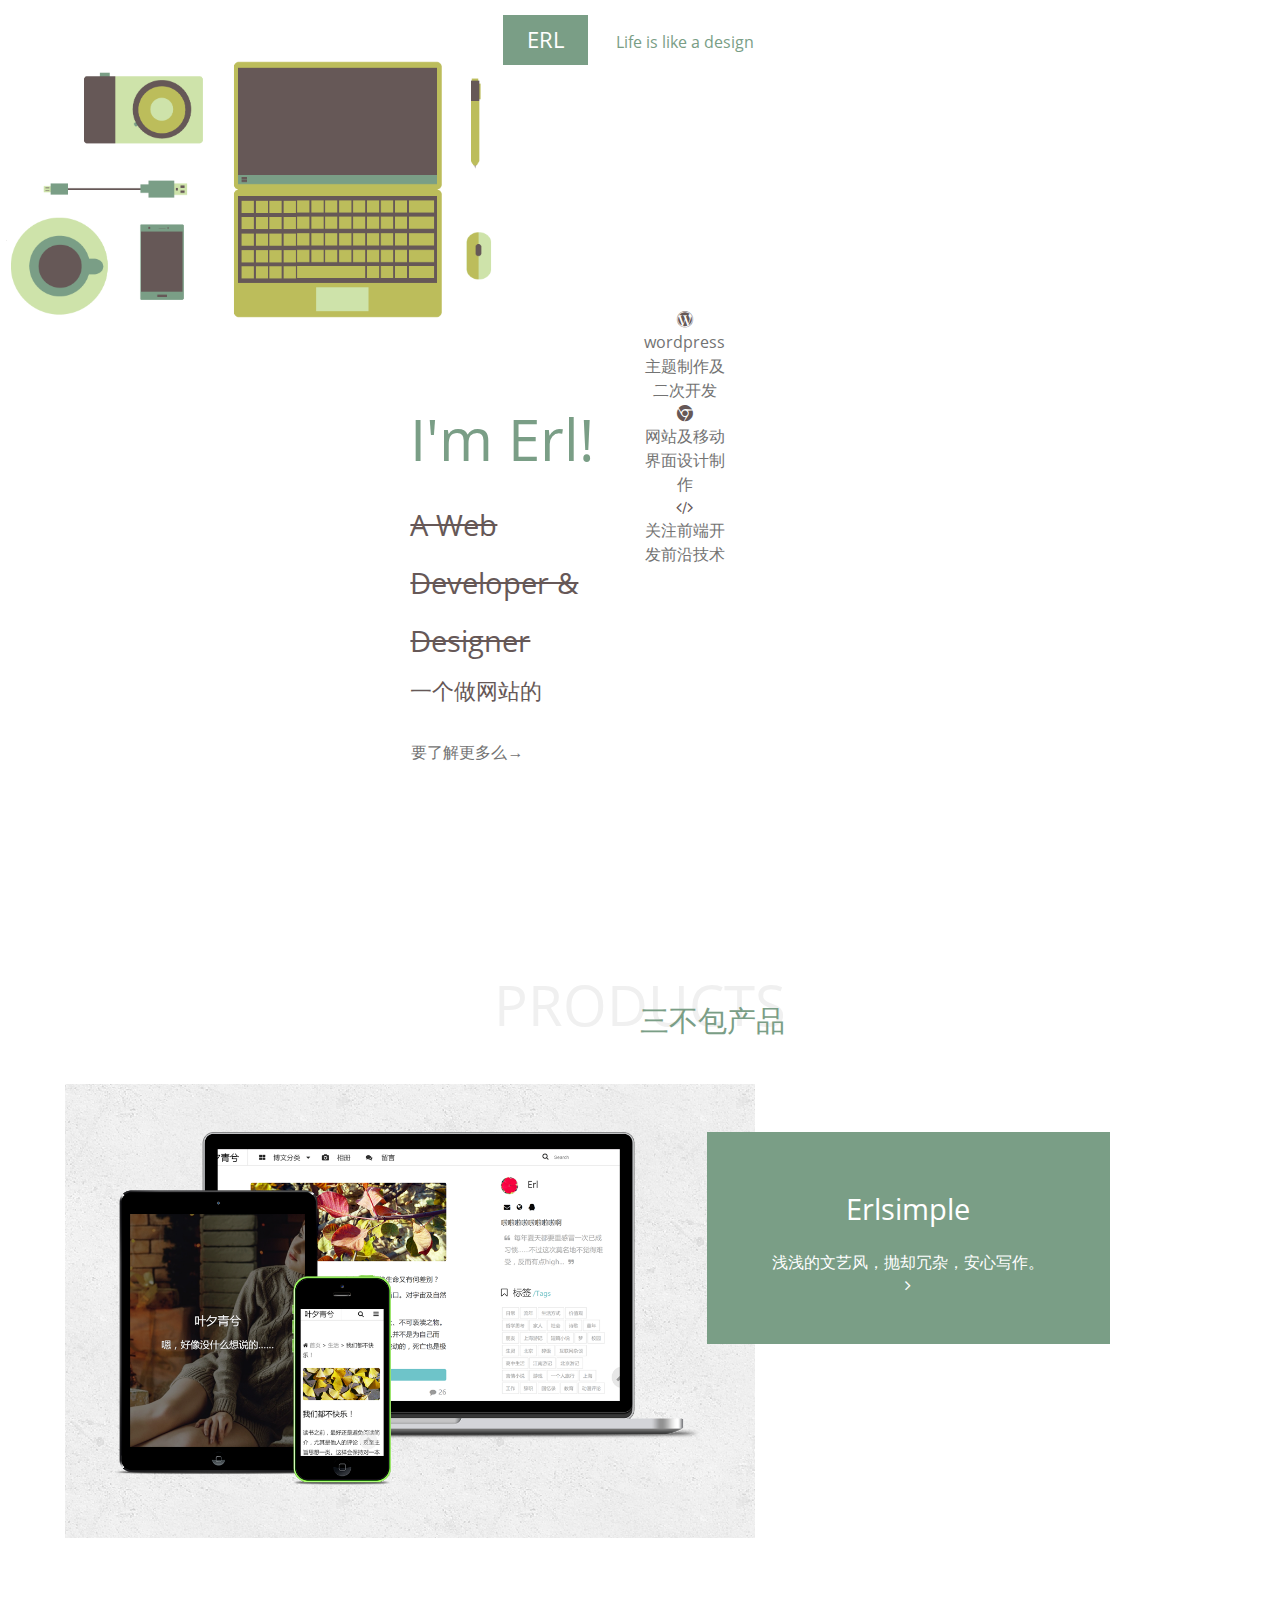
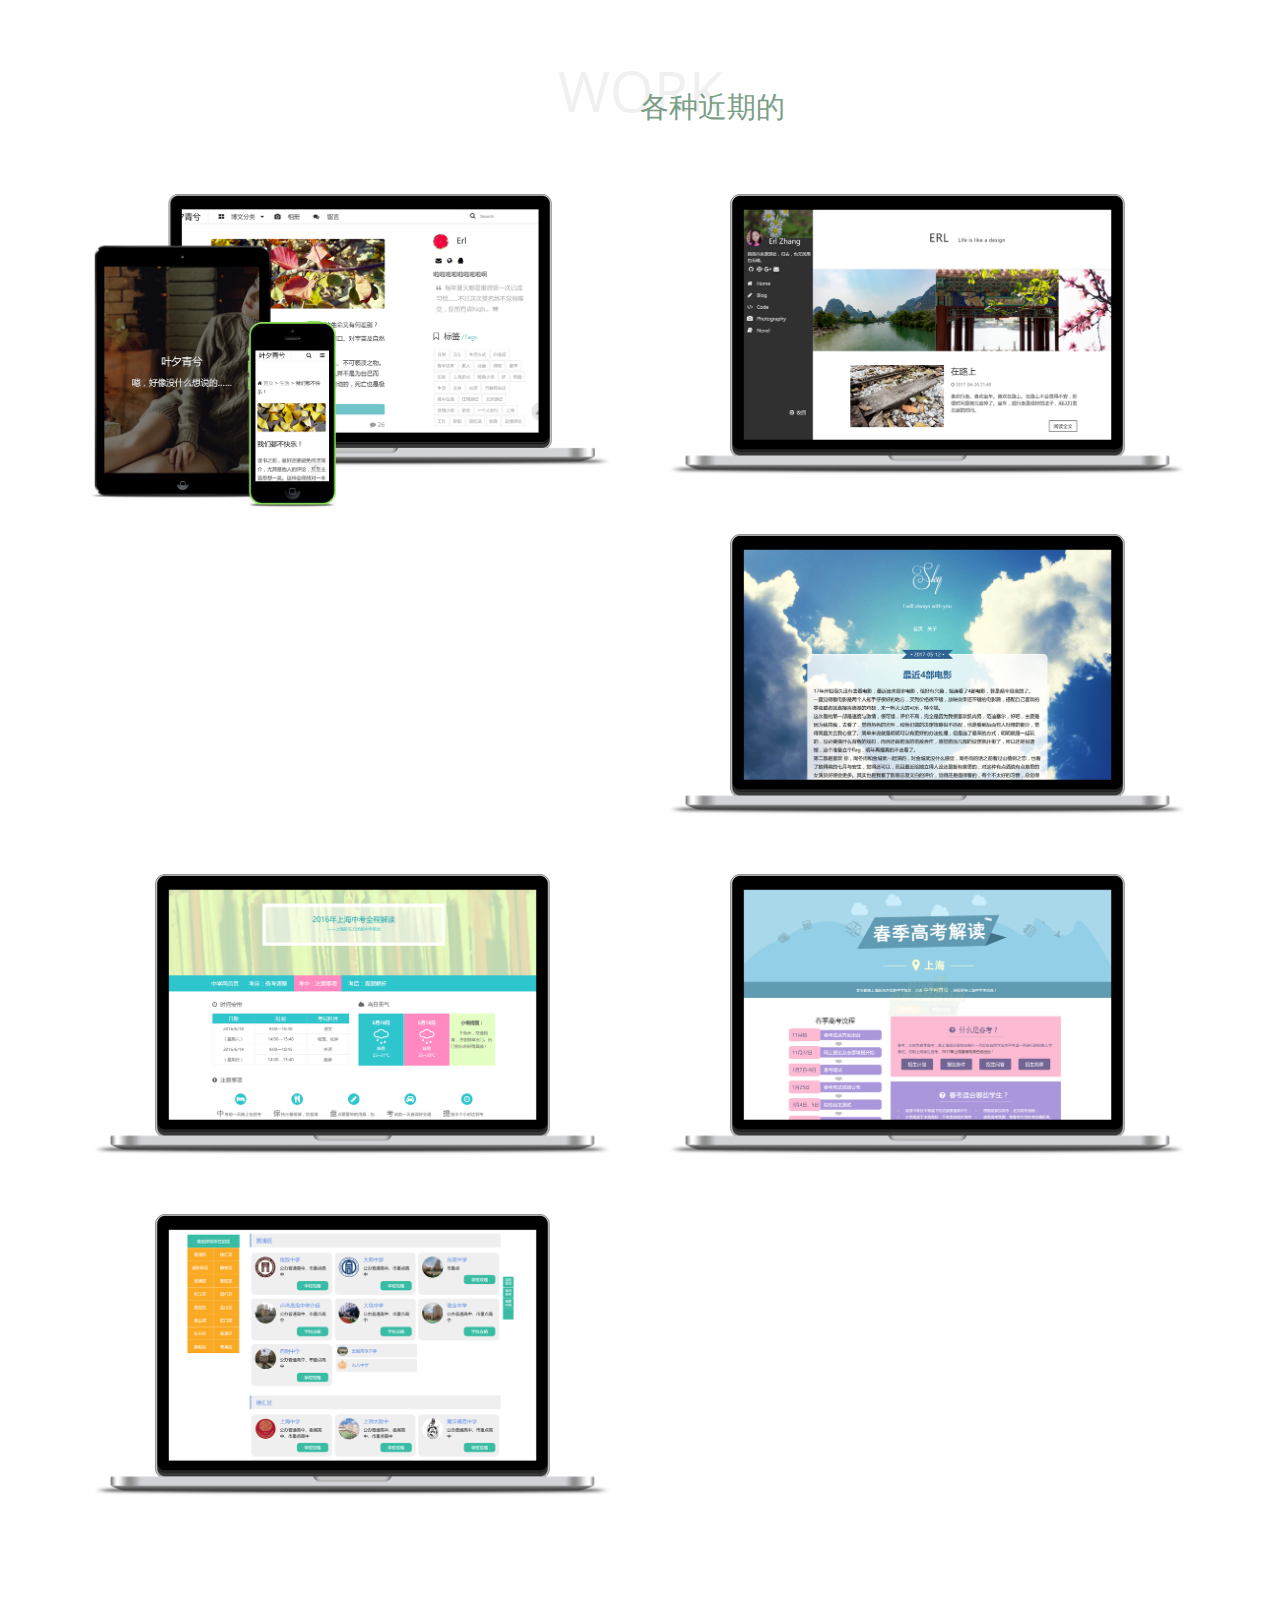
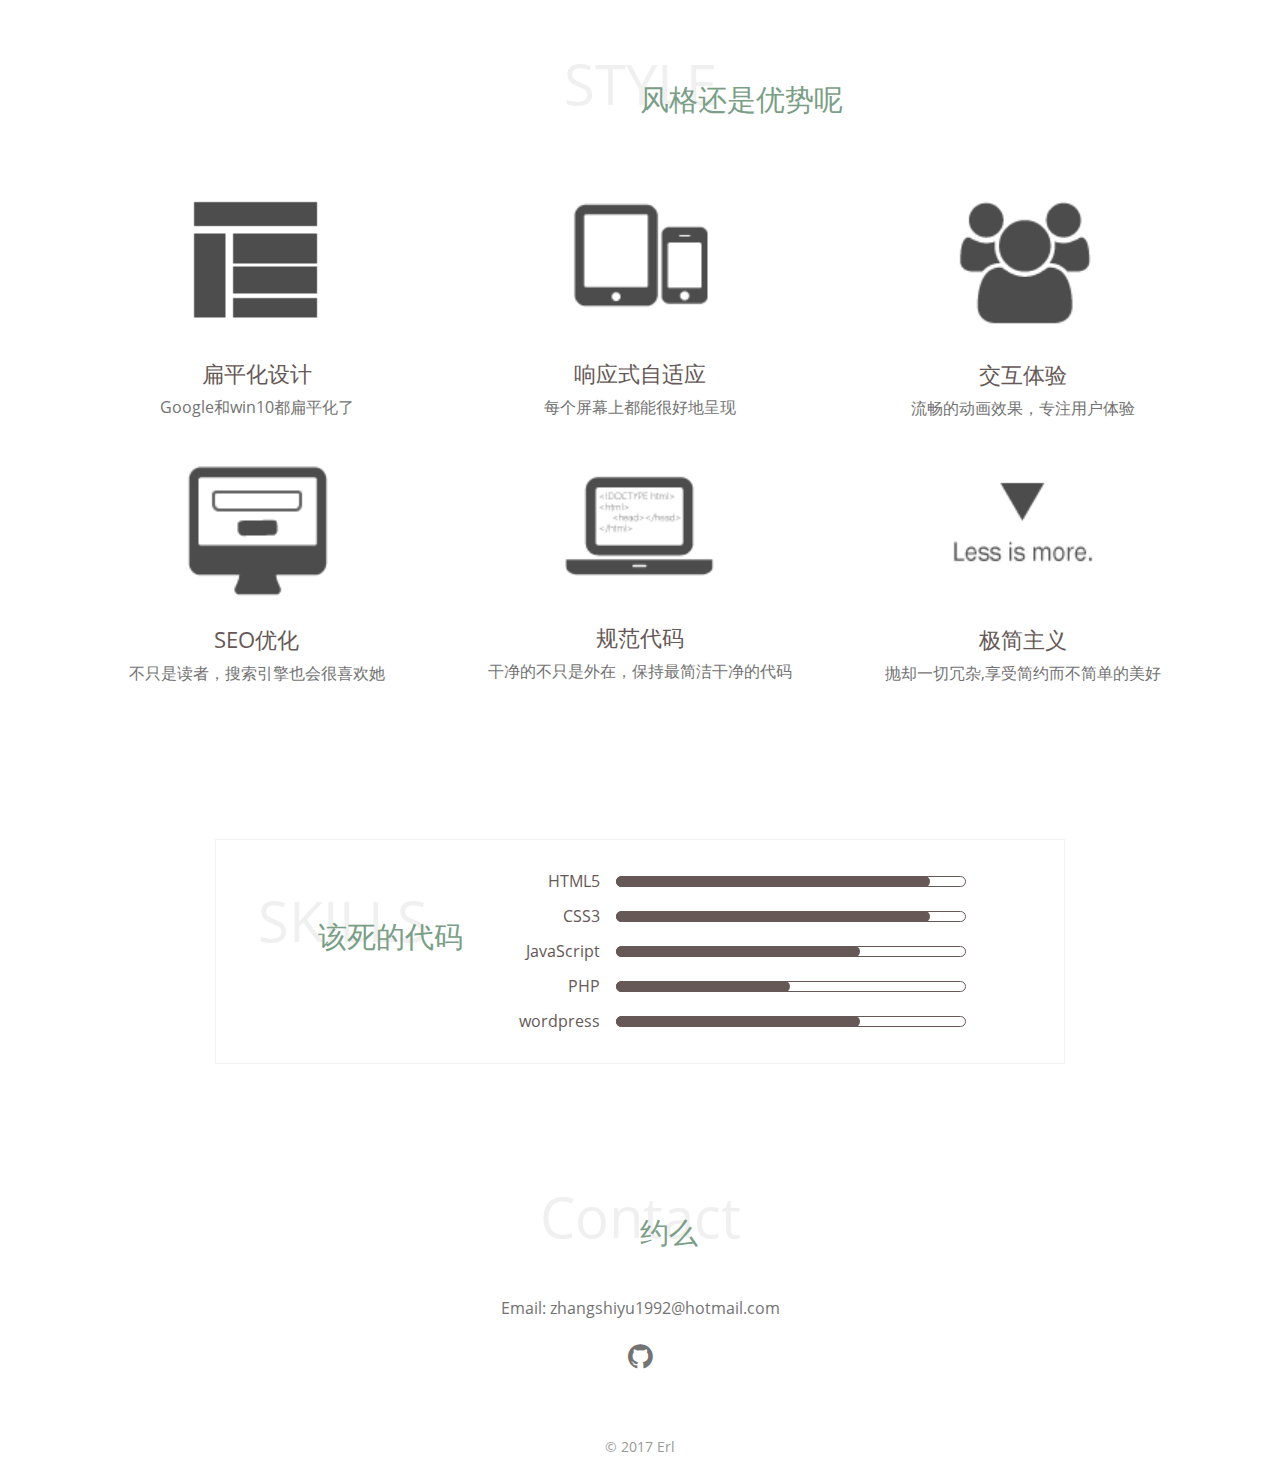
<file: index.html>
<!DOCTYPE html>
<html>
	<head>
		<meta charset="utf-8">
		<meta name="viewport" content="width=device-width, initial-scale=1">
		<title>Erl</title>
		<link href="style.css" rel="stylesheet" ></link>
		<link href="font-awesome.min.css" rel="stylesheet" ></link>
	</head>
	<body>
		<div class="container">
			<div class="top">
				<div class="top_inner">
					<div class="logo">ERL</div>
					<div class="slogan">Life is like a design</div>
				</div>
			</div>
			<div class="about">
				<div class="about_inner row">
					<div class="content clearfix">
						<div class="col">
							<img src="img/desk.png" width="500" style="float:left;" />
						</div>
						<div class="col author_info">
							<h1 class="author_name">I'm Erl!</h1>
							<h2><del>A Web Developer & Designer</del></h2>
							<h3>一个做网站的</h3>
							<a href="https://erl.im/" class="more">要了解更多么→</a>
							<!--<p>极简主义者，专注前端简约设计。</p>-->
						</div>
					</div>
					<div class="content clearfix">
						<div class="service">
								<div class="service_item">
									<i class="fa fa-wordpress"></i>
									<p>wordpress主题制作及二次开发</p>
								</div>
								<div class="service_item">
									<i class="fa fa-chrome"></i>
									<p>网站及移动界面设计制作</p>
								</div>
								<div class="service_item">
									<i class="fa fa-code"></i><br />
									<p>关注前端开发前沿技术</p>
								</div>
								
							</div>
					</div>
				</div>
			</div>
			<div class="row feature">
				<div class="content ">
					<div class="title">
						<h2>PRODUCTS<span>三不包产品</span></h2>
					</div>
					<div class="feature_item clearfix"><a href="https://github.com/erlzhang/erlsimple" target="_blank">
						<div class="feature_thumb">
							<img src="img/erlsimple.png" />
						</div>
						<div class="feature_intro">
							<h2>Erlsimple</h2>
							<p>浅浅的文艺风，抛却冗杂，安心写作。</p>
							<span class="btn"><i class="fa fa-angle-right"></i></span>
						</div></a>
					</div>
					<!--<div class="feature_item clearfix">
						<div class="feature_thumb">
							<img src="img/erlsimple.png" />
						</div>
						<div class="feature_intro">
							<h2>Erlsimple</h2>
							<p>浅浅的文艺风，抛却冗杂，安心写作。</p>
						</div>
					</div>-->
				</div>
			</div>
			<div class="row project">
				<div class="inner">
					<div class="title">
						<h2>WORK<span>各种近期的</span></h2>
					</div>
					<div class="content clearfix">
						<div class="item">
							<a href="http://demo.yexiqingxi.com/" target="_blank"><img src="img/erlsimple.png" /></a>
						</div>
						<div class="item">
							<a href="https://erl.im/" target="_blank"><img src="img/dysis.png" /></a>
						</div>
						<div class="item">
							<a href="http://sky.erl.im/" target="_blank"><img src="img/sky.png" /></a>
						</div>
						<div class="item">
							<a href="http://sh.xdf.cn/zhuanti/2016zhongkao/" target="_blank"><img src="img/zhongkao.png" /></a>
						</div>
						<div class="item">
							<a href="http://sh.xdf.cn/zhuanti/chunkao/" target="_blank"><img src="img/chunkao.png" /></a>
						</div>
						<div class="item">
							<a href="http://sh.xdf.cn/zhongxue/mingxiao/" target="_blank"><img src="img/gaoxiao.png" /></a>
						</div>
					</div>
				</div>
			</div>
			
			<div class="row style">
				<div class="content clearfix">
					<div class="title">
						<h2>STYLE<span>风格还是优势呢</span></h2>
					</div>
					<div class="style_item">
						<img src="img/st_01.png" />
						<h3>扁平化设计</h3>
						<p>Google和win10都扁平化了</p>
					</div>
					<div class="style_item">
						<img src="img/st_02.png" />
						<h3>响应式自适应</h3>
						<p>每个屏幕上都能很好地呈现</p>
					</div>
					<div class="style_item">
						<img src="img/st_06.png" />
						<h3>交互体验</h3>
						<p>流畅的动画效果，专注用户体验</p>
					</div>
					<div class="style_item">
						<img src="img/st_04.png" />
						<h3>SEO优化</h3>
						<p>不只是读者，搜索引擎也会很喜欢她</p>
					</div>
					<div class="style_item">
						<img src="img/st_05.png" />
						<h3>规范代码</h3>
						<p>干净的不只是外在，保持最简洁干净的代码</p>
					</div>
					
					<div class="style_item">
						<img src="img/st_03.png" />
						<h3>极简主义</h3>
						<p>抛却一切冗杂,享受简约而不简单的美好</p>
					</div>
				</div>
			</div>
			<div class="row skills">
				<div class="content clearfix">
					<div class="skill_left title">
						<h2 class="skill_title">SKILLS<span>该死的代码</span></h2>
					</div>
					<div class="skill_list">
						<ul>
							<li>
								<div class="skill_name">HTML5</div>
								<div class="skill_outer">
									<div class="skill_inner" style="width:90%"></div>
								</div>
							</li>
							<li>
								<div class="skill_name">CSS3</div>
								<div class="skill_outer">
									<div class="skill_inner" style="width:90%"></div>
								</div>
							</li>
							<li>
								<div class="skill_name">JavaScript</div>
								<div class="skill_outer">
									<div class="skill_inner" style="width:70%"></div>
								</div>
							</li>
							<li>
								<div class="skill_name">PHP</div>
								<div class="skill_outer">
									<div class="skill_inner" style="width:50%"></div>
								</div>
							</li>
							<li>
								<div class="skill_name">wordpress</div>
								<div class="skill_outer">
									<div class="skill_inner" style="width:70%"></div>
								</div>
							</li>
						</ul>
					</div>
				</div>
			</div>

			<div class="contact row">
				<div class="content">
					<div class="title">
						<h2>Contact<span>约么</span></h2>
					</div>
					<p><a href="mailto:zhangshiyu1992@hotmail">Email: zhangshiyu1992@hotmail.com</a></p>
					<div class="social">
						<a href="https://github.com/erlzhang" target="_blank"><i class="fa fa-github"></i></a>
					</div>
				</div>
			</div>
			<div class="footer">
				© 2017 Erl
			</div>
		</div>
		<!--<script type='text/javascript' src='common.js'></script>-->
	</body>

</html>
</file>
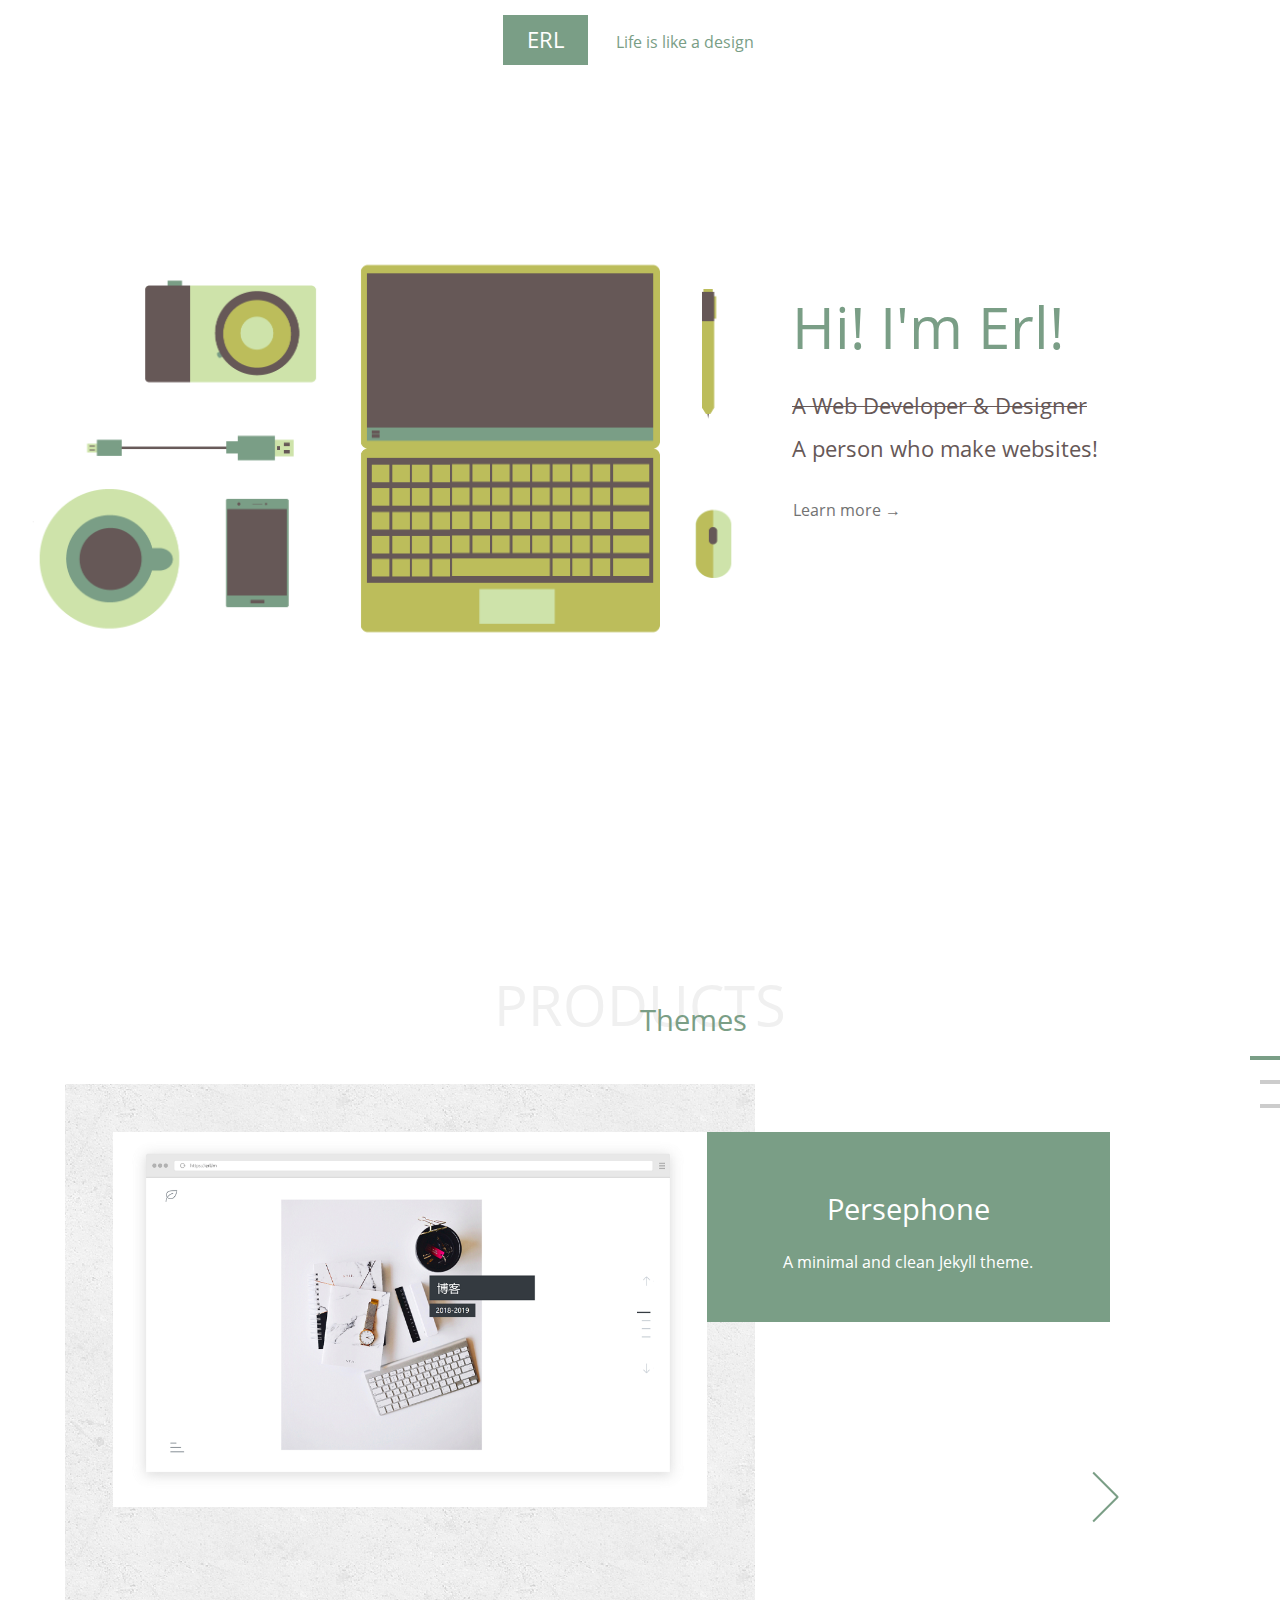
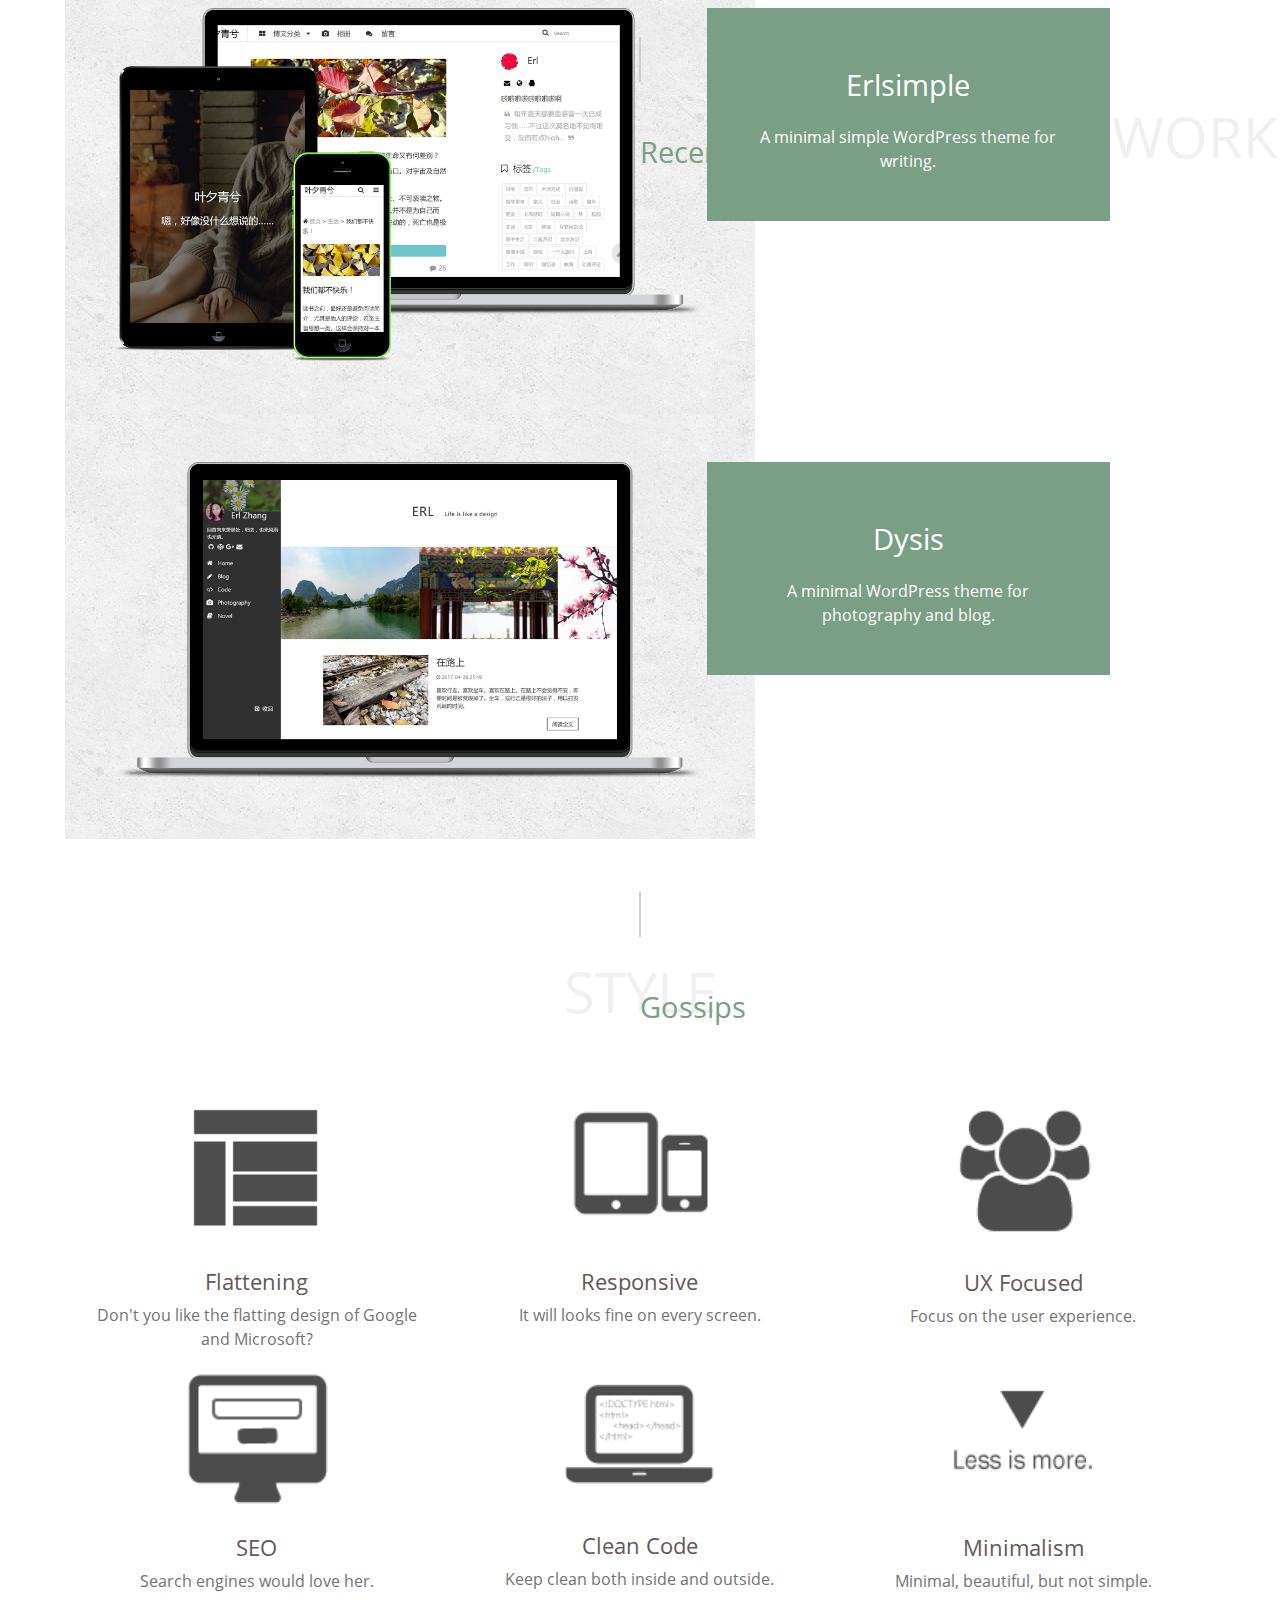
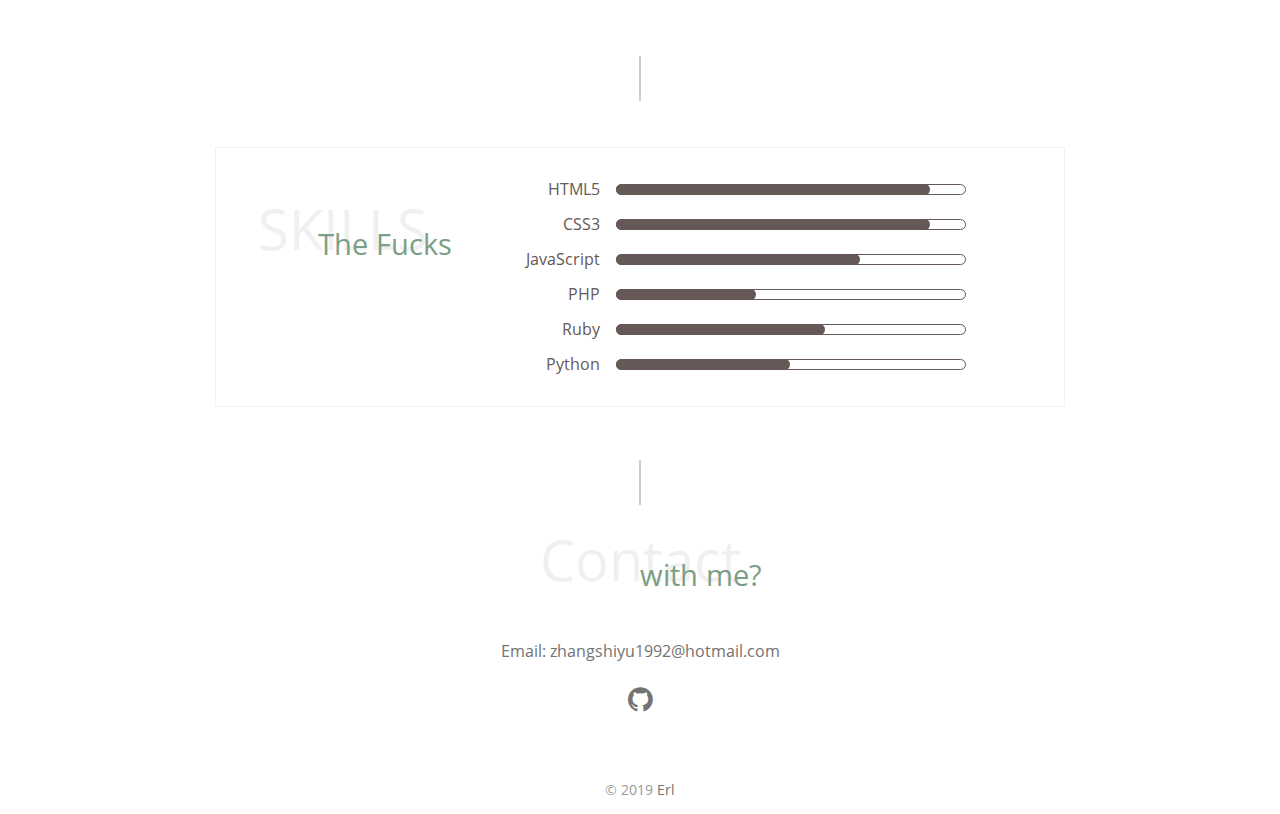
<file: index-en.html>
<!DOCTYPE html>
<html lang="en">
	<head>
		<meta charset="utf-8">
		<meta name="viewport" content="width=device-width, initial-scale=1">
		<title>Erl</title>
		<link href="style.css" rel="stylesheet" ></link>
		<link href="font-awesome.min.css" rel="stylesheet" ></link>
	</head>
	<body>
		<div class="container">
			<div class="top in">
				<div class="top_inner">
					<div class="logo">ERL</div>
					<div class="slogan">Life is like a design</div>
				</div>
			</div>
			<div class="row about in">
				<div class="content clearfix">
					<div class="desk">
						<img src="img/desk.png" width="500" style="float:left;" />
					</div>
					<div class="author_info">
						<h1 class="author_name">Hi! I'm Erl!</h1>
						<h2 class="career-del">A Web Developer & Designer</h2>
						<h3 class="second">A person who make websites!</h3>
						<a href="https://en.erl.im/" class="more">Learn more →</a>
					</div>
				</div>
				<span class="arrow-down act"></span>
			</div>
			<div class="row feature">
				<div class="content ">
					<div class="title">
						<h2>PRODUCTS<span>Themes</span></h2>
					</div>
					<div class="features">
						<div class="feature_item clearfix"><a href="https://github.com/erlzhang/jekyll-theme-persephone" target="_blank">
							<div class="feature_thumb">
								<img src="img/persephone.png" />
							</div>
							<div class="feature_intro">
								<h2>Persephone</h2>
								<p>A minimal and clean Jekyll theme.</p>
							</div></a>
						</div>
						<div class="feature_item clearfix"><a href="https://github.com/erlzhang/erlsimple" target="_blank">
							<div class="feature_thumb">
								<img src="img/erlsimple.png" />
							</div>
							<div class="feature_intro">
								<h2>Erlsimple</h2>
								<p>A minimal simple WordPress theme for writing.</p>
							</div></a>
						</div>
						<div class="feature_item clearfix"><a href="https://github.com/erlzhang/dysis" target="_blank">
							<div class="feature_thumb">
								<img src="img/dysis.png" />
							</div>
							<div class="feature_intro">
								<h2>Dysis</h2>
								<p>A minimal WordPress theme for photography and blog.</p>
							</div></a>
						</div>
						<div class="feature-next act">
						</div>
						<div class="feature-nav">
							<span class="feature-nav-item c" onclick="showFeature(0)"></span>
							<span class="feature-nav-item" onclick="showFeature(1)"></span>
							<span class="feature-nav-item" onclick="showFeature(2)"></span>
						</div>
					</div>
				</div>
				<span class="arrow-down"></span>
			</div>
			<div class="row project">
				<div class="inner">
					<div class="title">
						<h2>WORK<span>Recent</span></h2>
					</div>
					<div class="content portfolio clearfix"></div>
					<div class="item-control-container"></div>
				</div>
				<span class="arrow-down"></span>
			</div>
			
			<div class="row style">
				<div class="content clearfix">
					<div class="title">
						<h2>STYLE<span>Gossips</span></h2>
					</div>
					<div class="styles">
						<div class="style_item">
							<img src="img/st_01.png" />
							<h3>Flattening</h3>
							<p>Don't you like the flatting design of Google and Microsoft?</p>
						</div>
						<div class="style_item">
							<img src="img/st_02.png" />
							<h3>Responsive</h3>
							<p>It will looks fine on every screen.</p>
						</div>
						<div class="style_item">
							<img src="img/st_06.png" />
							<h3>UX Focused</h3>
							<p>Focus on the user experience.</p>
						</div>
						<div class="style_item">
							<img src="img/st_04.png" />
							<h3>SEO</h3>
							<p>Search engines would love her.</p>
						</div>
						<div class="style_item">
							<img src="img/st_05.png" />
							<h3>Clean Code</h3>
							<p>Keep clean both inside and outside.</p>
						</div>
					
						<div class="style_item">
							<img src="img/st_03.png" />
							<h3>Minimalism</h3>
							<p>Minimal, beautiful, but not simple.</p>
						</div>
					</div>
				</div>
				<span class="arrow-down"></span>
			</div>
			<div class="row skills">
				<div class="content clearfix">
					<div class="skill_left title">
						<h2 class="skill_title">SKILLS<span>The Fucks</span></h2>
					</div>
					<div class="skill_list">
						<ul>
							<li>
								<div class="skill_name">HTML5</div>
								<div class="skill_outer">
									<div class="skill_inner" style="width:90%"></div>
								</div>
							</li>
							<li>
								<div class="skill_name">CSS3</div>
								<div class="skill_outer">
									<div class="skill_inner" style="width:90%"></div>
								</div>
							</li>
							<li>
								<div class="skill_name">JavaScript</div>
								<div class="skill_outer">
									<div class="skill_inner" style="width:70%"></div>
								</div>
							</li>
							<li>
								<div class="skill_name">PHP</div>
								<div class="skill_outer">
									<div class="skill_inner" style="width:40%"></div>
								</div>
							</li>
							<li>
								<div class="skill_name">Ruby</div>
								<div class="skill_outer">
									<div class="skill_inner" style="width:60%"></div>
								</div>
							</li>
							<li>
								<div class="skill_name">Python</div>
								<div class="skill_outer">
									<div class="skill_inner" style="width:50%"></div>
								</div>
							</li>
						</ul>
					</div>
				</div>
				<span class="arrow-down"></span>
			</div>

			<div class="contact row">
				<div class="content">
					<div class="title">
						<h2>Contact<span>with me?</span></h2>
					</div>
					<p><a href="mailto:zhangshiyu1992@hotmail">Email: zhangshiyu1992@hotmail.com</a></p>
					<div class="social">
						<a href="https://github.com/erlzhang" target="_blank"><i class="fa fa-github"></i></a>
					</div>
				</div>
			</div>
			<div class="footer">
				© 2019 <a href="https://en.erl.im">Erl</a>
			</div>
		</div>
		<script type='text/javascript' src='portfolio.class.js'></script>
		<script type='text/javascript' src='portfolio.js'></script>
		<script type='text/javascript' src='common.js'></script>
	</body>

</html>
</file>
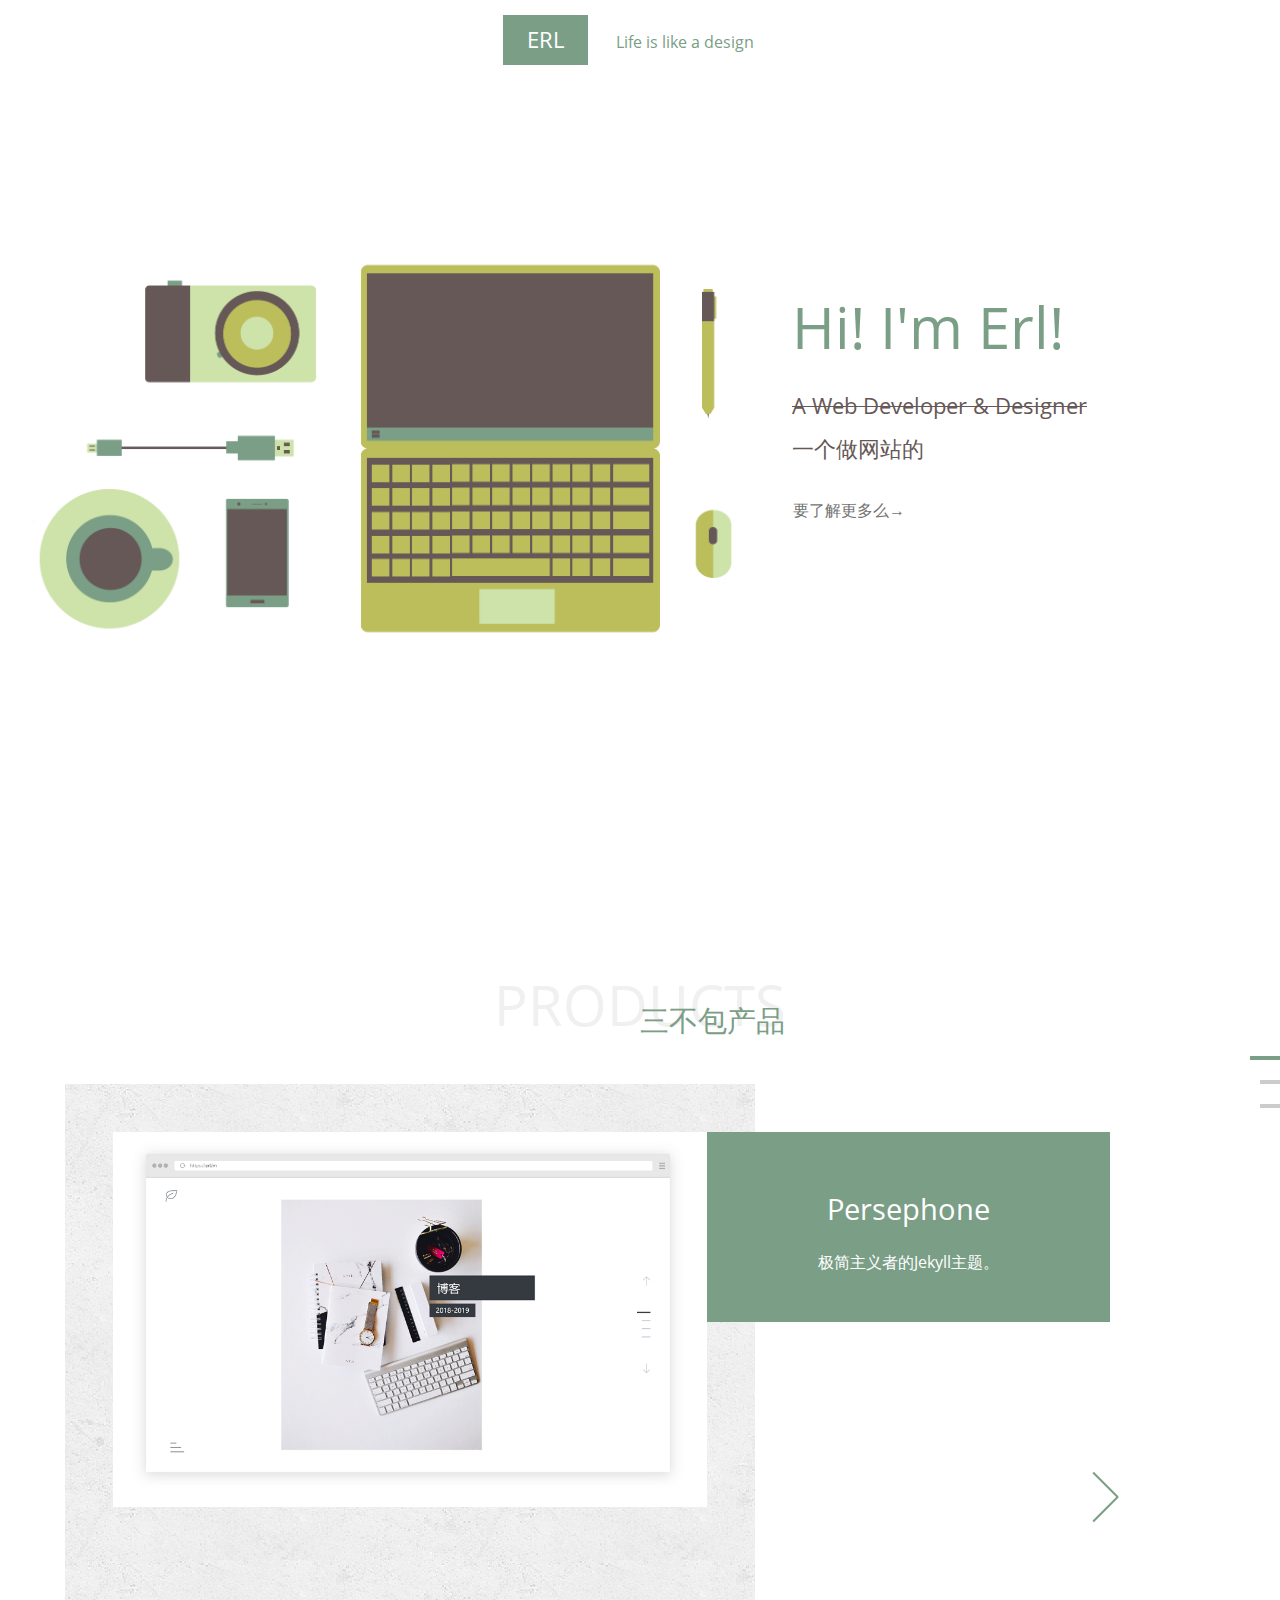
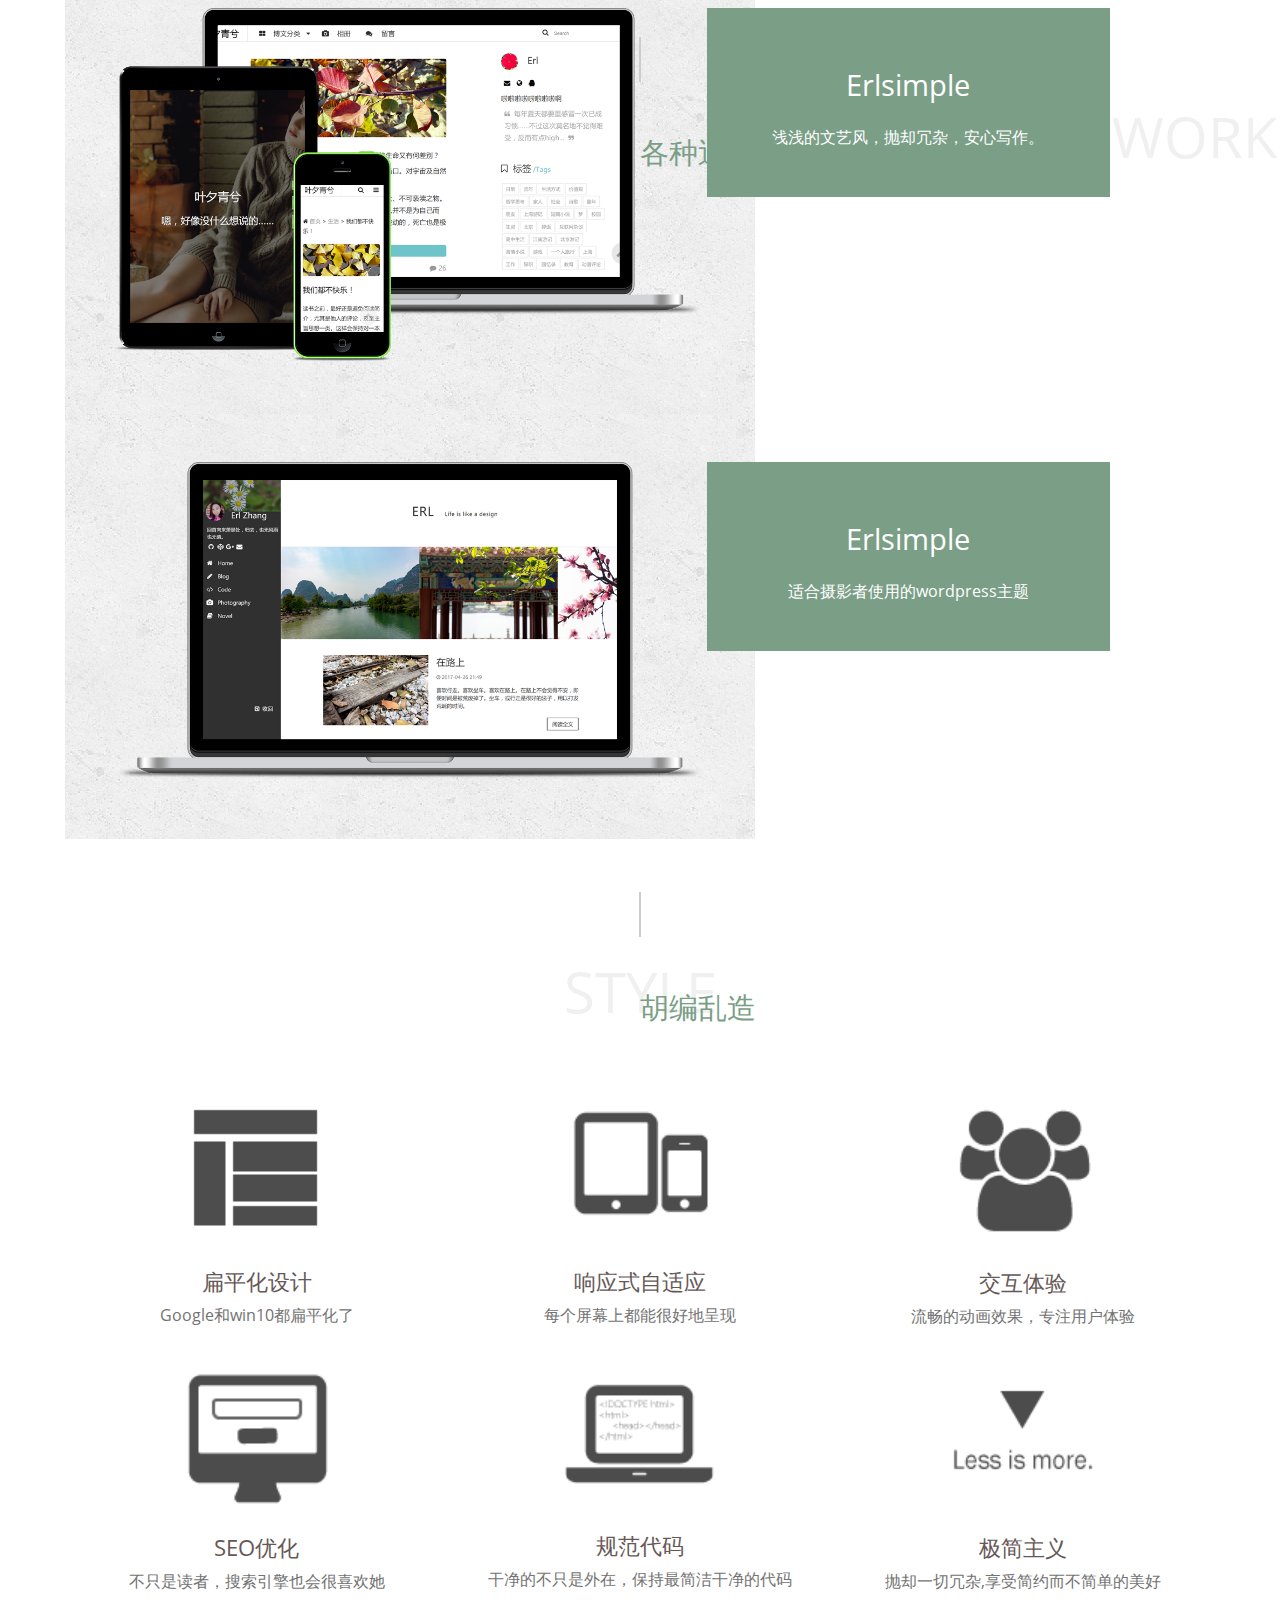
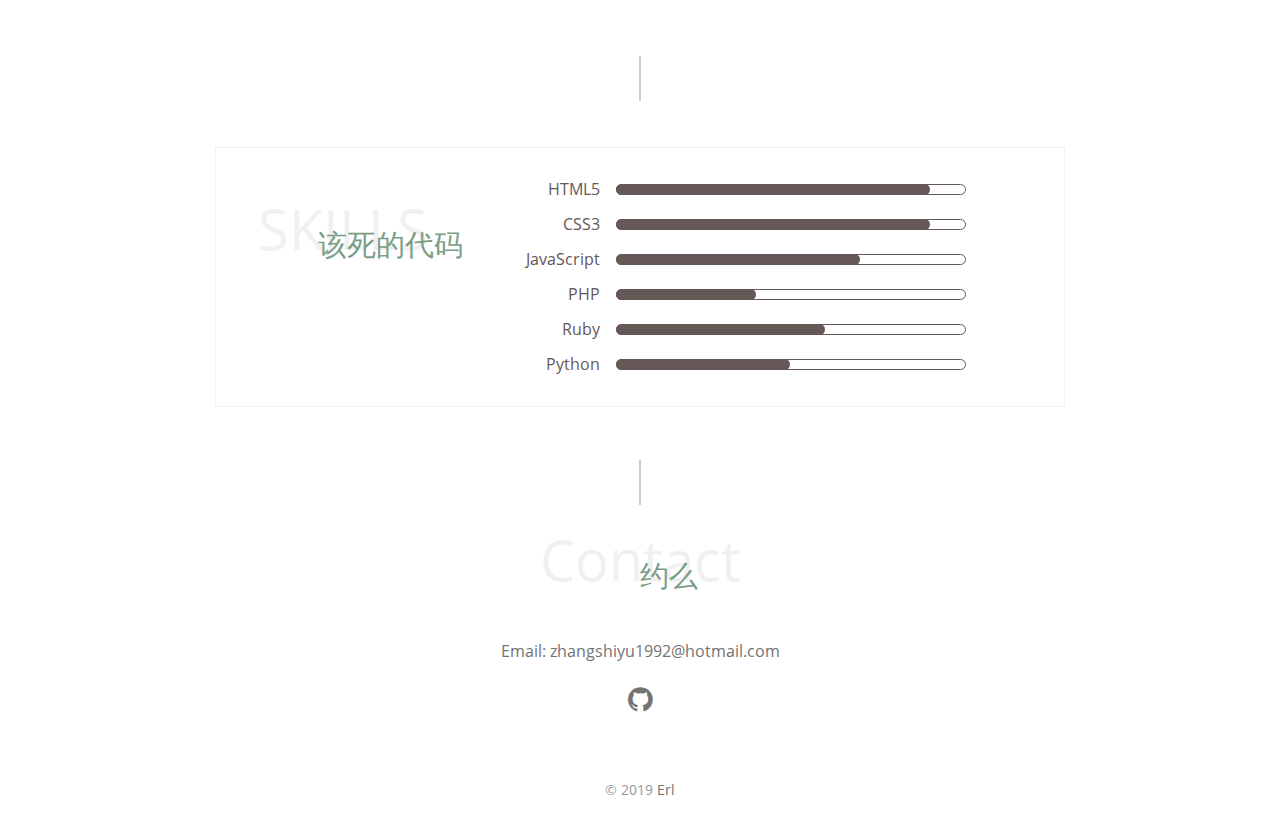
<file: index-zh.html>
<!DOCTYPE html>
<html>
	<head>
		<meta charset="utf-8">
		<meta name="viewport" content="width=device-width, initial-scale=1">
		<title>Erl</title>
		<link href="style.css" rel="stylesheet" ></link>
		<link href="font-awesome.min.css" rel="stylesheet" ></link>
	</head>
	<body>
		<div class="container">
			<div class="top in">
				<div class="top_inner">
					<div class="logo">ERL</div>
					<div class="slogan">Life is like a design</div>
				</div>
			</div>
			<div class="row about in">
				<div class="content clearfix">
					<div class="desk">
						<img src="img/desk.png" width="500" style="float:left;" />
					</div>
					<div class="author_info">
						<h1 class="author_name">Hi! I'm Erl!</h1>
						<h2 class="career-del">A Web Developer & Designer</h2>
						<h3 class="second">一个做网站的</h3>
						<a href="https://erl.im/" class="more">要了解更多么→</a>
					</div>
				</div>
				<span class="arrow-down act"></span>
			</div>
			<div class="row feature">
				<div class="content ">
					<div class="title">
						<h2>PRODUCTS<span>三不包产品</span></h2>
					</div>
					<div class="features">
						<div class="feature_item clearfix"><a href="https://github.com/erlzhang/jekyll-theme-persephone" target="_blank">
							<div class="feature_thumb">
								<img src="img/persephone.png" />
							</div>
							<div class="feature_intro">
								<h2>Persephone</h2>
								<p>极简主义者的Jekyll主题。</p>
							</div></a>
						</div>
						<div class="feature_item clearfix"><a href="https://github.com/erlzhang/erlsimple" target="_blank">
							<div class="feature_thumb">
								<img src="img/erlsimple.png" />
							</div>
							<div class="feature_intro">
								<h2>Erlsimple</h2>
								<p>浅浅的文艺风，抛却冗杂，安心写作。</p>
							</div></a>
						</div>
						<div class="feature_item clearfix"><a href="https://github.com/erlzhang/dysis" target="_blank">
							<div class="feature_thumb">
								<img src="img/dysis.png" />
							</div>
							<div class="feature_intro">
								<h2>Erlsimple</h2>
								<p>适合摄影者使用的wordpress主题</p>
							</div></a>
						</div>
						<div class="feature-next act">
						</div>
						<div class="feature-nav">
							<span class="feature-nav-item c" onclick="showFeature(0)"></span>
							<span class="feature-nav-item" onclick="showFeature(1)"></span>
							<span class="feature-nav-item" onclick="showFeature(2)"></span>
						</div>
					</div>
				</div>
				<span class="arrow-down"></span>
			</div>
			<div class="row project">
				<div class="inner">
					<div class="title">
						<h2>WORK<span>各种近期的</span></h2>
					</div>
					<div class="content portfolio clearfix"></div>
					<div class="item-control-container"></div>
				</div>
				<span class="arrow-down"></span>
			</div>
			
			<div class="row style">
				<div class="content clearfix">
					<div class="title">
						<h2>STYLE<span>胡编乱造</span></h2>
					</div>
					<div class="styles">
						<div class="style_item">
							<img src="img/st_01.png" />
							<h3>扁平化设计</h3>
							<p>Google和win10都扁平化了</p>
						</div>
						<div class="style_item">
							<img src="img/st_02.png" />
							<h3>响应式自适应</h3>
							<p>每个屏幕上都能很好地呈现</p>
						</div>
						<div class="style_item">
							<img src="img/st_06.png" />
							<h3>交互体验</h3>
							<p>流畅的动画效果，专注用户体验</p>
						</div>
						<div class="style_item">
							<img src="img/st_04.png" />
							<h3>SEO优化</h3>
							<p>不只是读者，搜索引擎也会很喜欢她</p>
						</div>
						<div class="style_item">
							<img src="img/st_05.png" />
							<h3>规范代码</h3>
							<p>干净的不只是外在，保持最简洁干净的代码</p>
						</div>
					
						<div class="style_item">
							<img src="img/st_03.png" />
							<h3>极简主义</h3>
							<p>抛却一切冗杂,享受简约而不简单的美好</p>
						</div>
					</div>
				</div>
				<span class="arrow-down"></span>
			</div>
			<div class="row skills">
				<div class="content clearfix">
					<div class="skill_left title">
						<h2 class="skill_title">SKILLS<span>该死的代码</span></h2>
					</div>
					<div class="skill_list">
						<ul>
							<li>
								<div class="skill_name">HTML5</div>
								<div class="skill_outer">
									<div class="skill_inner" style="width:90%"></div>
								</div>
							</li>
							<li>
								<div class="skill_name">CSS3</div>
								<div class="skill_outer">
									<div class="skill_inner" style="width:90%"></div>
								</div>
							</li>
							<li>
								<div class="skill_name">JavaScript</div>
								<div class="skill_outer">
									<div class="skill_inner" style="width:70%"></div>
								</div>
							</li>
							<li>
								<div class="skill_name">PHP</div>
								<div class="skill_outer">
									<div class="skill_inner" style="width:40%"></div>
								</div>
							</li>
							<li>
								<div class="skill_name">Ruby</div>
								<div class="skill_outer">
									<div class="skill_inner" style="width:60%"></div>
								</div>
							</li>
							<li>
								<div class="skill_name">Python</div>
								<div class="skill_outer">
									<div class="skill_inner" style="width:50%"></div>
								</div>
							</li>
						</ul>
					</div>
				</div>
				<span class="arrow-down"></span>
			</div>

			<div class="contact row">
				<div class="content">
					<div class="title">
						<h2>Contact<span>约么</span></h2>
					</div>
					<p><a href="mailto:zhangshiyu1992@hotmail">Email: zhangshiyu1992@hotmail.com</a></p>
					<div class="social">
						<a href="https://github.com/erlzhang" target="_blank"><i class="fa fa-github"></i></a>
					</div>
				</div>
			</div>
			<div class="footer">
				© 2019 <a href="https://erl.im">Erl</a>
			</div>
		</div>
		<script type='text/javascript' src='portfolio.class.js'></script>
		<script type='text/javascript' src='portfolio.js'></script>
		<script type='text/javascript' src='common.js'></script>
	</body>

</html>
</file>
<file: style.css>
@font-face{font-family:'OpenSans';src:url('font/OpenSans-Regular.ttf?v=4.6.3') format('truetype');font-weight:normal;font-style:normal}
*{
	margin:0;
	border:0;
	padding:0;
	box-sizing:border-box;
	transition:all .35s;
}
a{
	color:#737373;
	text-decoration:none;
}
a:hover{
	color:#D76438;
}
html,body{
	width:100%;
	height:100%;
	font-family:"OpenSans","微软雅黑","宋体",Arial,Verdana,arial,serif;
	color:#665857;
}
li{
	list-style:none;
}
h1,h2,h3{
	font-weight:normal;
	line-height:2em;
}
h1{
	font-size:2.4rem;
}
h2{
	font-size:1.8rem;
}
h3{
	font-size:1.35rem;
}
p{
	line-height:1.5rem;
	color:#737373;
}
.clearfix:after{
	content:"";
	display:block;
	clear:both;
}

.container{
	width:100%;
	height:100%;
}
.row{
	width:100%;
	text-align:center;
	padding:3rem 0;
	position:relative;
}
.content{
	max-width:1150px;
	width:100%;
	margin:0 auto;
}
.title h2{
	color:#f0f0f0;
	font-size: 3.5rem;
	position:relative;
	margin-bottom:1.5rem;
}
.title h2 span{
	position:absolute;
	font-size:1.8rem;
	color:#7A9E86;
	left:50%;
	margin-top:1rem;
}

/*通用动画效果*/
@keyframes fadeUp{
	0%{
		opacity: 0;
		-webkit-transform: translate3d(0, 50%, 0);
		transform: translate3d(0, 50%, 0);
	}
	100%{
		opacity: 1;
		-webkit-transform: none;
		transform: none;
	}
}
@-webkit-keyframes fadeUp {
  0% {
		opacity: 0;
		-webkit-transform: translate3d(0, 50%, 0);
		transform: translate3d(0, 50%, 0);
  }
  100% {
		opacity: 1;
		-webkit-transform: none;
		transform: none;
  }
}
@keyframes fadeDown{
	0%{
		opacity: 0;
		-webkit-transform: translate3d(0, -50%, 0);
		transform: translate3d(0, -50%, 0);
	}
	100%{
		opacity: 1;
		-webkit-transform: none;
		transform: none;
	}
}
@-webkit-keyframes fadeDown {
  0% {
		opacity: 0;
		-webkit-transform: translate3d(0, -50%, 0);
		transform: translate3d(0, -50%, 0);
  }
  100% {
		opacity: 1;
		-webkit-transform: none;
		transform: none;
  }
}
@keyframes fadeRight{
	0%{
		opacity: 0;
		-webkit-transform: translate3d(-50%, 0, 0);
		transform: translate3d(-50%, 0, 0);
	}
	100%{
		opacity: 1;
		-webkit-transform: none;
		transform: none;
	}
}
@-webkit-keyframes fadeRight {
  0% {
		opacity: 0;
		-webkit-transform: translate3d(-50%, 0%, 0);
		transform: translate3d(-50%, 0, 0);
  }
  100% {
		opacity: 1;
		-webkit-transform: none;
		transform: none;
  }
}
@keyframes fadeLeft{
	0%{
		opacity: 0;
		-webkit-transform: translate3d(50%, 0, 0);
		transform: translate3d(50%, 0, 0);
	}
	100%{
		opacity: 1;
		-webkit-transform: none;
		transform: none;
	}
}
@-webkit-keyframes fadeLeft {
  0% {
		opacity: 0;
		-webkit-transform: translate3d(50%, 0%, 0);
		transform: translate3d(50%, 0, 0);
  }
  100% {
		opacity: 1;
		-webkit-transform: none;
		transform: none;
  }
}

@keyframes full{
	0%{
		opacity: 0;
		width:0;
	}
	100%{
		opacity: 1;
		width:100%;
	}
}
@-webkit-keyframes full {
  0% {
		opacity: 0;
		width:0;
  }
  100% {
		opacity: 1;
		width:100%;
  }
}
@keyframes angleRight{
	0%{
		opacity: 0;
		width:0;
	}
	100%{
		opacity: 1;
		width:35.35px;
	}
}
@-webkit-keyframes angleRight {
  0% {
		opacity: 0;
		width:0;
  }
  100% {
		opacity: 1;
		width:35.35px;
  }
}

@keyframes aniStrechDown{
	0%{
		opacity: 0;
		-webkit-transform: none;
		transform: none;
		height:20px;
	}
	25%{
		opacity: 1;
		-webkit-transform: translate3d(0, 50%, 0);
		transform: translate3d(0, 50%, 0);
		height:50px;
	}
	50%{
		opacity: 0;
		-webkit-transform: translate3d(0, -100%, 0);
		transform: translate3d(0, 100%, 0);
		height:40px;
	}
}
@-webkit-keyframes aniStrechDown {
  0%{
		opacity: 0;
		-webkit-transform: none;
		transform: none;
		height:20px;
	}
	25%{
		opacity: 1;
		-webkit-transform: translate3d(0, 50%, 0);
		transform: translate3d(0, 50%, 0);
		height:50px;
	}
	50%{
		opacity: 0;
		-webkit-transform: translate3d(0, -100%, 0);
		transform: translate3d(0, 100%, 0);
		height:40px;
	}
}

/*顶部导航*/
.top{
	height:80px;
	width:100%;
	background-color:#fff;
	transform:none;
	position:absolute;
	top:0;
	left:0;
}
.top_inner{
	max-width:1280px;
	width:100%;
	padding:15px 1.5rem;
	margin:0 auto;
	text-align:center;
}
.logo{
	display:inline-block;
	padding:0 1.5rem;
	line-height:50px;
	color:#fff;
	background-color:#7A9E86;
	font-size:1.35rem;
}
.slogan{
	display:inline-block;
	line-height:50px;
	color:#7A9E86;
	padding:0 1.5rem;
}

.in .logo{
	animation: fadeDown .75s ease-out;
}
.in .slogan{
	animation:fadeDown 1s ease-out;
}
.menu-btn{
	position:absolute;
	right:30px;
	top:15px;
	width:45px;
	height:40px;
	display:inline-block;
	cursor:pointer;
	z-index:5;
}
.menu-btn-top,.menu-btn-middle,.menu-btn-bottom{
	display:inline-block;
	height:4px;
	width:100%;
	background-color:#7A9E86;
	margin:0;
	line-height:0;
	position:absolute;
	top:0;
	right:0;
}
.menu-btn-middle{
	top:15px;
	width:75%;
	opacity:1;
}
.menu-btn-bottom{
	top:30px;
	width:50%;
}
.menu-btn:hover .menu-btn-middle,.menu-btn:hover .menu-btn-bottom{
	width:100%;
}
.close .menu-btn-top{
	transform-origin:left top;
	transform:rotate(45deg);
}
.close .menu-btn-middle{
	opacity:0;
}
.close .menu-btn-bottom{
	width:100%;
	transform-origin:left bottom;
	transform:rotate(-45deg);
}
.menu{
	position:fixed;
	width:100%;
	top:0;
	left:0;
	background-color:#fff;
	height:100%;
	padding-top:80px;
	transform:translate3d(0, -100%, 0);
	opacity:0;
	z-index:4;
}
.menu.open{
	transform:none;
	opacity:1;
}
.menu ul{
	width:200px;
	margin:0 auto;
}
.menu li.menu-item{
	display:block;
	padding:20px 0;
	font-size:1.35rem;
	position:relative;
}
.menu li.menu-item:before,.menu li.menu-item:after{
	content:"";
	display:inline-block;
	width:0;
	position:absolute;
	bottom:0;
	left:50%;
	height:1px;
	background-color:#ddd;
	transition:all .5s ease-out;
}
.menu li.menu-item:after{
	right:50%;
	left:auto;
}
.menu li.menu-item:hover:before,.menu li.menu-item:hover:after{
	width:50%;
}

.menu-item a:hover{
	transition:none;
}
.menu-item-description{
	font-size:1rem;
	margin-top:.5rem;
}

/*首屏--关于*/
.about{
	height:100%;
	display:table;
}
.about .content{
	display:table-cell;
	vertical-align:middle;
}
.desk{
	width:60%;
	float:left;
	padding:1.5rem;
}
.desk img{
	max-width:100%;
	width:auto;
	height:auto;
	transform:none;
	opacity:1;
}
.author_info{
	width:40%;
	float:right;
	text-align:left;
	padding:3rem 1.5rem;
}

.author_name{
	color:#7A9E86;
	font-size:3.6rem;
}
.career-del{
	font-size:1.35rem;
	position:relative;
	display:inline-block;
}
.career-del:after{
	content:"";
	width:100%;
	height:1px;
	background-color:#665857;
	display:block;
	position:absolute;
	top:50%;
}

.more{
	padding:.75rem 1.5rem .75rem 0;
	border:1px solid #fff;
	margin-top:1em;
	display:inline-block;
}
.more:hover{
	border-color:#D76438;
	padding-left:1.5rem;
}

.in .desk{
	animation:fadeRight 1s ease-out;
}
.in .author_name{
	animation:fadeDown .35s ease-out;
}
.in .career-del{
	animation:fadeDown .45s ease-out;
}
.in .career-del:after{
	animation:full .7s ease-out;
}
.in .career{
	animation:fadeUp 1s ease-out;
}
.in .more{
	animation:fadeUp 1.3s ease-out;
}

.arrow-down{
	display:inline-block;
	position:absolute;
	width:2px;
	height:45px;
	margin-left:-1px;
	left:50%;
	background-color:#ccc;
	bottom:-50px;
}
.arrow-down.act{
	bottom:50px;
	opacity:0;
	animation:aniStrechDown 2s ease-out 1.3s infinite ;
}

/*特色作品  .feature*/
.features {
	height: 500px;
}
.feature_thumb{
	width:60%;
	background-color:#CEE3AA;
	padding:3rem;
	float:left;
	background-image:url(img/bg1.png);
	background-repeat:repeat;
	position:relative;
}

.feature_thumb img{
	max-width:100%;
}
.feature_intro{
	background-color:#7A9E86;
	float:left;
	margin-top:3rem;
	margin-left:-3rem;
	padding:3rem;
	color:#fff;
	position:relative;
	width:35%;
}
.feature_intro:before,.feature_intro:after{
	content:"";
	display:inline-block;
	position:absolute;
	background-color:#fff;
	transition:all .35s;
}
.feature_intro:before{
	width:0px;
	height:1px;
	top:20px;
	right:10px;
}

.feature_intro:after{
	width:1px;
	height:0px;
	top:10px;
	right:20px;
}
.feature_item a{
	color:#fff;
	transition:none;
}
.feature_item a h2{
	margin-bottom:.75rem;
	color:#fff;
	transition:none;
}
.feature_item a p{
	color:#fff;
}
.feature_item a:hover .feature_intro:before{
	width:70px;
}
.feature_item a:hover .feature_intro:after{
	height:70px;
}
.feature-next{
	position:absolute;
	display:inline-block;
	width:50px;
	height:50px;
	left:85%;
	bottom:15%;
	color:#7A9E86;
	cursor:pointer;
	z-index:5;
}
.feature-next:before{
	content:"";
	display:inline-block;
	width:35.35px;
	height:2px;
	background-color:#7A9E86;
	transform:rotate(45deg);
	position:absolute;
	top:12px;
	left:0;
}
.feature-next:after{
	content:"";
	display:inline-block;
	width:35.35px;
	height:2px;
	background-color:#7A9E86;
	transform:rotate(-45deg);
	position:absolute;
	left:0;
	bottom:12px;
}

.feature-nav{
	position:absolute;
	right:0;
	top:20%;
	width:30px;
	z-index:6;
}
.feature-nav span{
	display:block;
	width:20px;
	height:4px;
	background-color:#ccc;
	margin:10px 0;
	float:right;
	cursor:pointer
}
.feature-nav span.c{
	background-color:#7A9E86;
	width:30px;
	cursor:pointer
}
/*特色-动画*/
.in .title{
	animation:fadeDown .75s ease-out;
}
.in .feature_thumb{
	animation:fadeRight .9s ease-out;
}
.in .feature_intro{
	animation:fadeLeft 1s ease-out;
}
.in .feature_intro h2{
	animation:fadeUp 1.1s ease-out;
}
.in .feature_intro p{
	animation:fadeUp 1.2s ease-out;
}

.in .feature_intro span.btn{
	animation:fadeLeft 1.5s ease-out;
}
/*作品集*/
.item{
	width:50%;
	float:left;
	padding:1.5rem;
}
.item img{
	max-width:100%;
}
.project .item:hover{
	background-color:#f2f2f2;
}


.in .item:first-child{
	animation:fadeRight .5s ease-out;
}
.in .item:nth-child(2){
	animation:fadeLeft .6s ease-out;
}
.in .item:nth-child(3){
	animation:fadeRight .8s ease-out;
}
.in .item:nth-child(4){
	animation:fadeLeft .9s ease-out;
}
.in .item:nth-child(5){
	animation:fadeRight 1.2s ease-out;
}
.in .item:nth-child(6){
	animation:fadeLeft 1.3s ease-out;
}

.item-control-container {
	position: absolute;
	bottom: 10px;
	left: 0;
	width: 100%;
	text-align: center;
}
.item-control li{
	display: inline-block;
	width: 30px;
	height: 30px;
	margin: 0 5px;
	cursor: pointer;
	position: relative;
}
.item-control li:after {
	content: "";
	position: absolute;
	bottom: 10px;
	left: 0;
	width: 100%;
	height: 4px;
	background-color: #ccc;
	transition: height 0.35s;
}
.item-control li.active:after {
	background-color: #7A9E86;
}
.item-control li:hover:after {
	height: 10px;
}

/*风格*/
.style .content{
	max-width:1150px;
}
.style_item{
	width:33.333%;
	float:left;
	text-align:left;
	padding:0 1.5rem;
	text-align:center;
	margin:1.5rem 0 2rem 0;
	height: 210px;
}

.in .style_item:first-child{
	animation:fadeUp .7s ease-out;
}
.in .style_item:nth-child(2){
	animation:fadeUp .8s ease-out;
}
.in .style_item:nth-child(3){
	animation:fadeUp .9s ease-out;
}
.in .style_item:nth-child(4){
	animation:fadeUp 1.1s ease-out;
}
.in .style_item:nth-child(5){
	animation:fadeUp 1.2s ease-out;
}
.in .style_item:last-child{
	animation:fadeUp 1.3s ease-out;
}

.style_item img{
	width:150px;
	margin-bottom:10px;
	height:auto;
}


/*技能*/
.skills{

}
.skills .content{
	max-width:850px;
	border:1px solid #f2f2f2;
	padding:1.5rem 0;
	margin-top:3rem;
}
h2.skill_title{
	text-align:center;
}
h2.skill_title span{
	left:40%;
}

.in h2.skill_title{
	animation:fadeRight .75s ease-out;
}
.skill_left{
	width:30%;
	float:left;
}

.skill_list{
	width:70%;
	float:right;
}
.skill_list>ul>li{
	line-height:1.5rem;
}
.skill_list>ul>li:after{
	content:"";
	clear:both;
	display:block;
}
.skill_name{
	width:130px;
	float:left;
	line-height:35px;
	text-align:right;
	margin-right:1rem;

}
.skill_outer{
	max-width:350px;
	width:100%;
	border:1px solid #665857;
	height:11px;
	position:relative;
	border-radius:8px;
	float:left;
	margin-top:12px;
}
.skill_inner{
	position:absolute;
	top:-1px;
	left:-1px;
	height:11px;
	background-color:#665857;
	background-color:transparent;
	border-radius:8px;
}
.skill_inner:after{
	width:100%;
	background-color:#665857;
	content:"";
	display:block;
	height:11px;
	position:absolute;
	top:0;
	left:0;
	border-radius:8px;
}

.in .skill_inner{
	background-color:transparent;
}
.in .skill_inner:after{
	animation:full .75s ease-out;
}


/*联系*/
.contact{
	text-align:center;
}
.social{
	font-size:1.8rem;
	margin-top:1rem;
}

.footer{
	color:#999;
	font-size:.9rem;
	line-height:3rem;
	text-align:center;
}


@media screen and (max-width:800px){
	.about h2{
		line-height:1.15em;
	}
	.feature_intro{
		width:40%;
		float:right;
	}
	.btn{
		display:none;
	}
	.style_item{
		width:50%;
		text-align:center;
	}
	.skill_left,.skill_list{
		width:100%;
	}
	.skill_title{
		text-align:center;
	}
	.skill_list{
		padding:0 1.5rem;
	}
	.skill_name{
		text-align:left;
	}
	.skill_outer{
		margin-top:0;
		margin-bottom:12px;
	}
}

@media screen and (max-width:500px){
	.item{
		width:100%;
	}
	.title h2{
		text-align:left;
		padding-left:1rem;
	}
	.title h2 span {
		position: absolute;
		font-size: 1.8rem;
		color: #7A9E86;
		left: 20%;
		margin-top: 1rem;
	}
	.desk,.author_info,.feature_thumb,.feature_intro{
		width:100%;
	}
	.feature_intro{
		margin-top:0px;
	}
	.item{
		padding:.5rem;
	}
}
</file>
